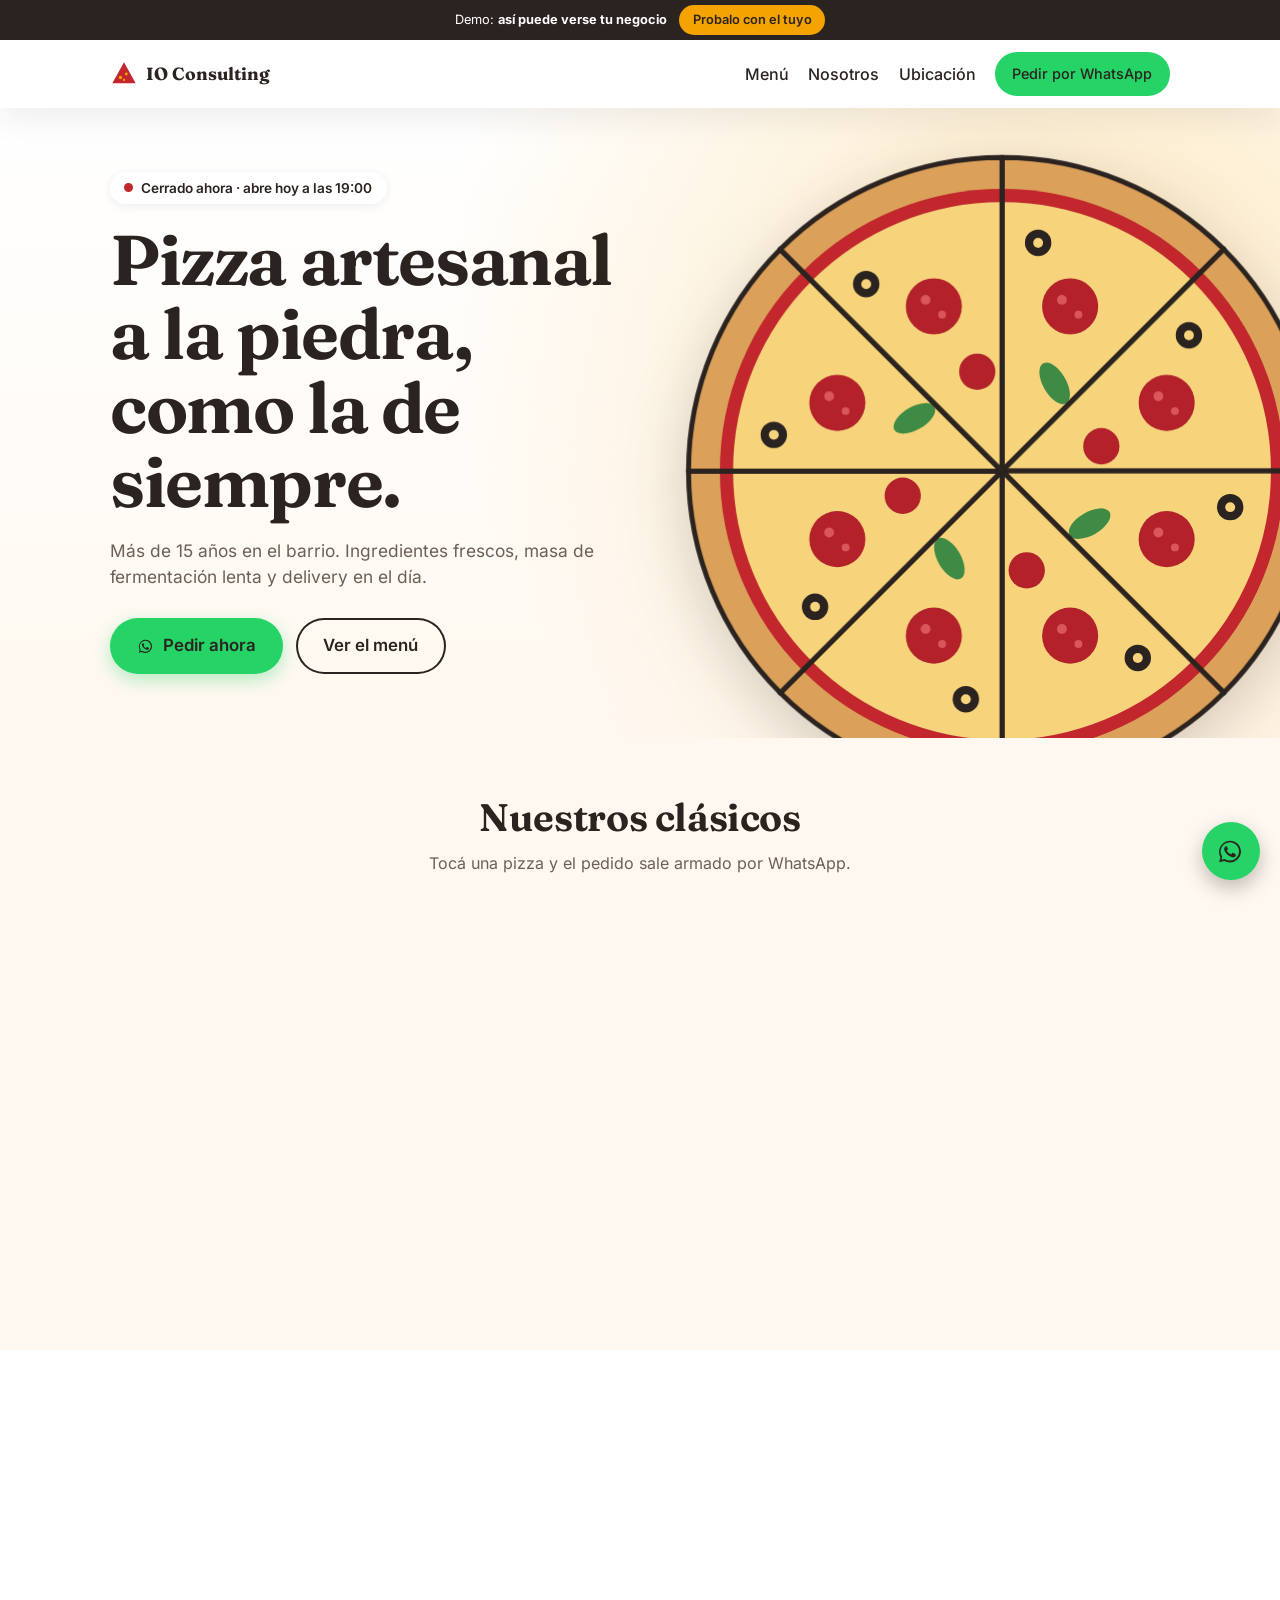
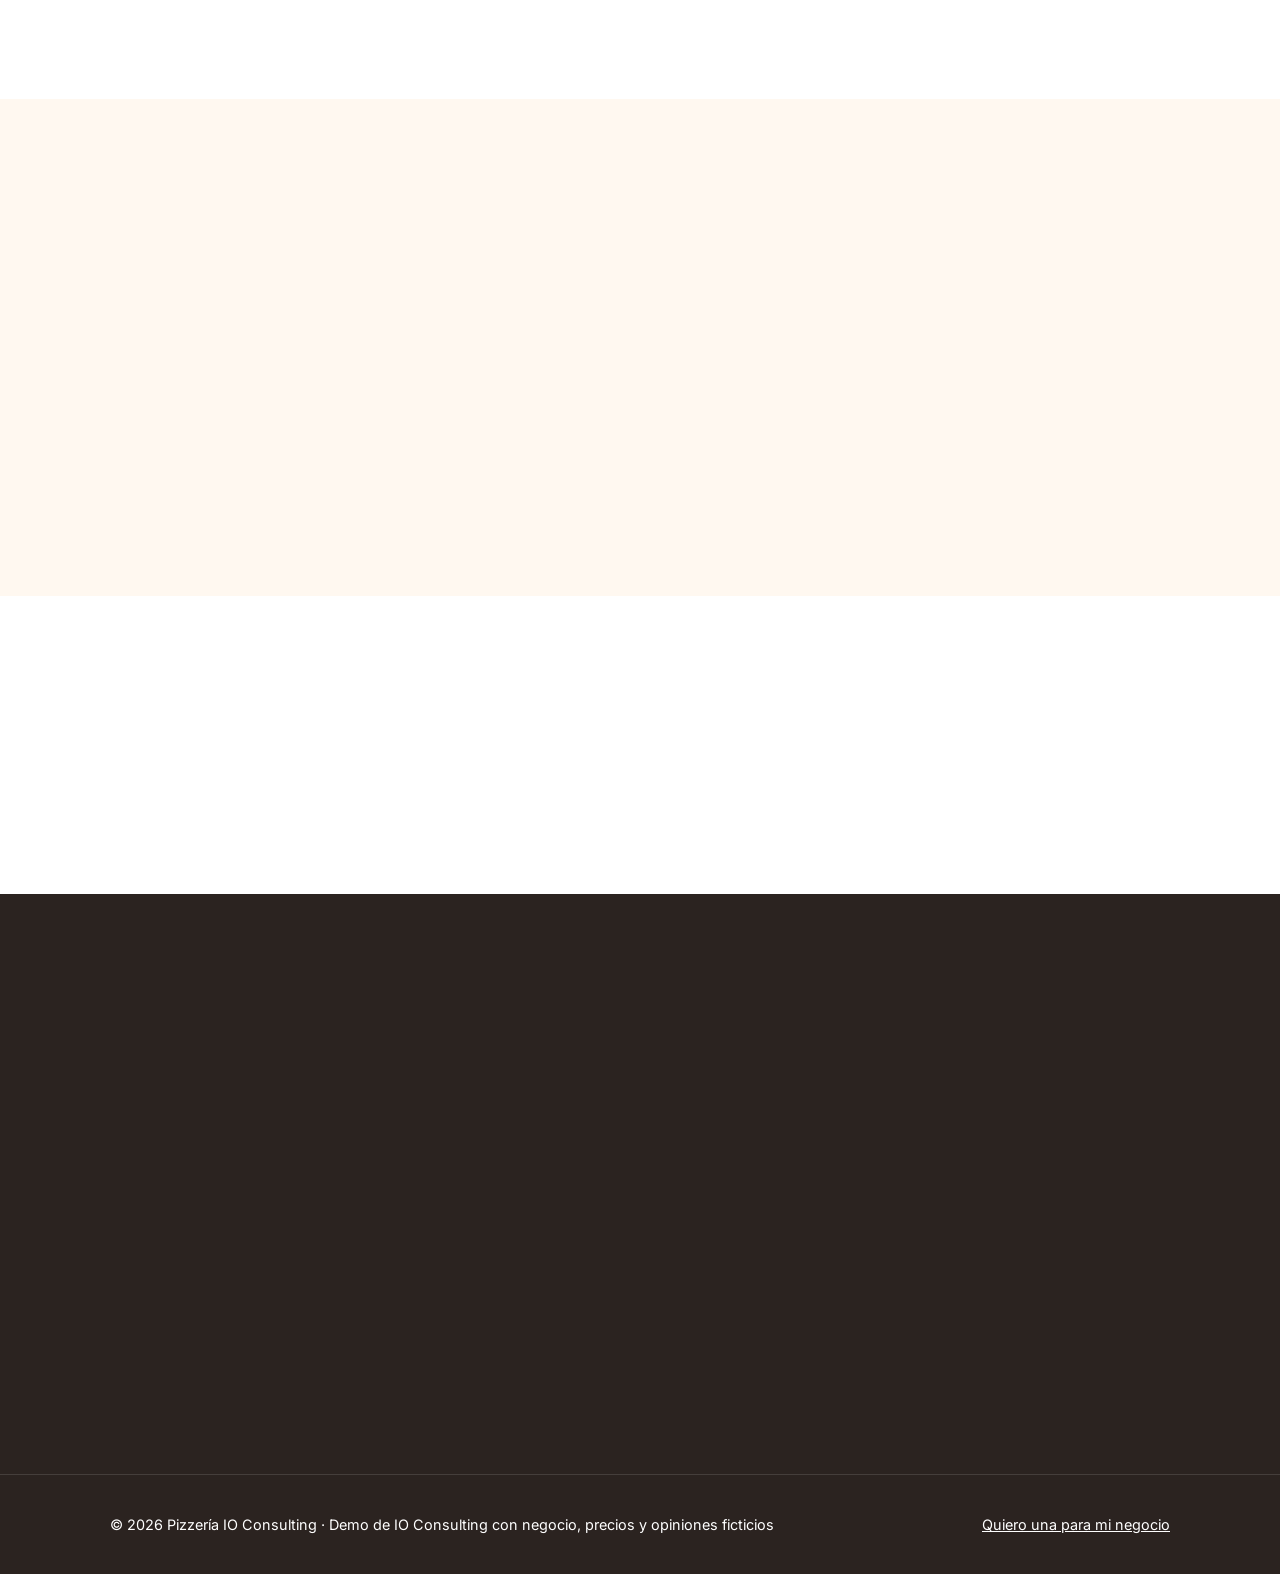
<file: index.html>
<!DOCTYPE html>
<html lang="es">
<head>
<meta charset="UTF-8">
<meta name="viewport" content="width=device-width, initial-scale=1.0">
<title>Pizzería IO Consulting — Pizzas artesanales a la piedra</title>
<meta name="description" content="Pizzería IO Consulting: pizzas artesanales a la piedra, delivery rápido y atención de barrio hace más de 15 años. Pedí por WhatsApp.">
<meta name="theme-color" content="#c1272d">
<meta name="robots" content="noindex">
<meta http-equiv="Content-Security-Policy" content="default-src 'self'; frame-src https://www.google.com; img-src 'self' data:; base-uri 'self'; form-action 'none'">
<link rel="canonical" href="https://ioconsultingarg.github.io/landing-comercio-demo/">

<meta property="og:type" content="website">
<meta property="og:title" content="Pizzería IO Consulting — Pizzas artesanales a la piedra">
<meta property="og:description" content="Pizzas artesanales a la piedra, delivery rápido y atención de barrio. Pedí por WhatsApp.">
<meta property="og:locale" content="es_AR">
<meta property="og:url" content="https://ioconsultingarg.github.io/landing-comercio-demo/">
<meta property="og:image" content="https://ioconsultingarg.github.io/landing-comercio-demo/img/og.png">
<meta property="og:image:width" content="1200">
<meta property="og:image:height" content="630">
<meta name="twitter:card" content="summary_large_image">
<meta name="twitter:image" content="https://ioconsultingarg.github.io/landing-comercio-demo/img/og.png">

<link rel="icon" href="favicon.svg" type="image/svg+xml">

<link rel="preload" href="fonts/fraunces-latin-wght.woff2" as="font" type="font/woff2" crossorigin>
<link rel="stylesheet" href="css/styles.css">
<script src="js/demo.js"></script>
<script src="js/main.js"></script>

<script type="application/ld+json">
{
  "@context": "https://schema.org",
  "@type": "Restaurant",
  "name": "Pizzería IO Consulting",
  "servesCuisine": "Pizza",
  "priceRange": "$$",
  "address": {
    "@type": "PostalAddress",
    "streetAddress": "Av. Ejemplo 1234",
    "addressLocality": "Buenos Aires",
    "addressRegion": "CABA",
    "addressCountry": "AR"
  },
  "openingHoursSpecification": [
    { "@type": "OpeningHoursSpecification", "dayOfWeek": ["Tuesday","Wednesday","Thursday","Sunday"], "opens": "19:00", "closes": "23:59" },
    { "@type": "OpeningHoursSpecification", "dayOfWeek": ["Friday","Saturday"], "opens": "19:00", "closes": "01:00" }
  ]
}
</script>
</head>
<body>

<a class="skip-link" href="#inicio">Saltar al contenido</a>

<header class="site-header">
  <div class="demo-bar">
    <div class="container demo-bar-inner">
      <p>Demo: <strong>así puede verse tu negocio</strong></p>
      <button type="button" class="demo-btn" id="demoToggle" aria-expanded="false" aria-controls="demoPanel">Probalo con el tuyo</button>
    </div>
    <div class="demo-panel" id="demoPanel" hidden>
      <div class="container demo-panel-inner">
        <label for="demoName">Nombre de tu negocio</label>
        <input class="demo-input" id="demoName" type="text" maxlength="40" autocomplete="off" placeholder="Ej.: La Esquina">
        <fieldset class="demo-rubros">
          <legend>Rubro</legend>
          <label><input type="radio" name="rubro" value="pizzeria" checked> Pizzería</label>
          <label><input type="radio" name="rubro" value="peluqueria"> Peluquería</label>
          <label><input type="radio" name="rubro" value="taller"> Taller</label>
          <label><input type="radio" name="rubro" value="consultorio"> Consultorio</label>
        </fieldset>
        <div class="demo-panel-actions">
          <a class="btn btn-whatsapp" data-wa="io" href="https://wa.me/?text=Hola%2C%20vi%20la%20demo%20de%20landing%20de%20IO%20Consulting%20y%20quiero%20una%20para%20mi%20negocio" target="_blank" rel="noopener">Quiero una así</a>
          <button type="button" class="demo-btn" id="demoCopy">Copiar link para compartir</button>
        </div>
        <p class="demo-note">Los textos, precios y opiniones de la demo son ficticios.</p>
      </div>
    </div>
  </div>
  <div class="container header-inner">
    <a href="#inicio" class="logo">
      <svg id="logoMark" width="28" height="28" viewBox="0 0 24 24" fill="none" aria-hidden="true"><path d="M12 2 L22 20 H2 Z" fill="#c1272d"/><circle cx="9" cy="15" r="1.4" fill="#f4a300"/><circle cx="14" cy="12" r="1.2" fill="#f4a300"/><circle cx="12" cy="17" r="1" fill="#f4a300"/></svg>
      <span class="logo-initial" id="logoInitial" aria-hidden="true" hidden></span><span data-t="brand">IO Consulting</span>
    </a>

    <button class="nav-toggle" id="navToggle" aria-label="Abrir menú de navegación" aria-expanded="false" aria-controls="navMenu">
      <span></span><span></span><span></span>
    </button>

    <nav id="navMenu" class="nav-menu">
      <a href="#menu" data-t="nav">Menú</a>
      <a href="#nosotros">Nosotros</a>
      <a href="#ubicacion">Ubicación</a>
      <a class="btn btn-whatsapp-small" data-t="ctaNav" data-wa="order" href="https://wa.me/?text=Hola%2C%20vi%20la%20demo%20de%20landing%20de%20IO%20Consulting%20y%20quiero%20una%20para%20mi%20negocio" target="_blank" rel="noopener">Pedir por WhatsApp</a>
    </nav>
  </div>
</header>

<main>

  <section id="inicio" class="hero">
    <div class="container hero-inner">
      <div class="hero-copy">
        <p class="status" id="status"><span class="status-dot" aria-hidden="true"></span><span id="statusText">Martes a domingo desde las 19:00</span></p>
        <h1 id="heroTitle" data-t="title">Pizza artesanal a la piedra, como la de siempre.</h1>
        <p class="hero-subtitle" data-t="sub">Más de 15 años en el barrio. Ingredientes frescos, masa de fermentación lenta y delivery en el día.</p>
        <div class="hero-actions">
          <a class="btn btn-whatsapp" id="heroCta" data-wa="order" href="https://wa.me/?text=Hola%2C%20vi%20la%20demo%20de%20landing%20de%20IO%20Consulting%20y%20quiero%20una%20para%20mi%20negocio" target="_blank" rel="noopener">
            <svg width="18" height="18" viewBox="0 0 24 24" fill="currentColor" aria-hidden="true"><path d="M17.6 6.3A8.9 8.9 0 0 0 3.6 17l-1.1 4 4.1-1a8.9 8.9 0 0 0 4.4 1.2h0A8.9 8.9 0 0 0 20 12.9a8.8 8.8 0 0 0-2.4-6.6ZM11 19.6a7.4 7.4 0 0 1-3.8-1l-.3-.2-2.5.6.6-2.4-.2-.3a7.4 7.4 0 1 1 13.7-3.9A7.4 7.4 0 0 1 11 19.6Zm4.1-5.5c-.2-.1-1.3-.6-1.5-.7s-.3-.1-.5.1-.6.7-.8.9-.3.2-.5.1a6 6 0 0 1-1.8-1.1 6.7 6.7 0 0 1-1.2-1.5c-.1-.2 0-.4.1-.5l.4-.4.2-.4v-.4c0-.1-.5-1.2-.7-1.6s-.4-.4-.5-.4h-.4a.9.9 0 0 0-.6.3 2.6 2.6 0 0 0-.8 1.9 4.5 4.5 0 0 0 1 2.5 10.3 10.3 0 0 0 4 3.5c.5.2 1 .4 1.3.5a3.1 3.1 0 0 0 1.4.1 2.3 2.3 0 0 0 1.5-1.1 1.9 1.9 0 0 0 .1-1.1c-.1-.1-.2-.2-.4-.3Z"/></svg>
            <span data-t="ctaHero">Pedir ahora</span>
          </a>
          <a class="btn btn-ghost" href="#menu" data-t="ctaSee">Ver el menú</a>
        </div>
      </div>
      <div class="hero-art" aria-hidden="true">
        <div class="art" data-art="pizzeria">
        <svg class="pizza" id="pizza" viewBox="0 0 400 400" focusable="false">
          <g class="pz-slice"><g class="pz-fill"><path d="M200 200 L200.0 10.0 A190 190 0 0 1 334.4 65.6 Z" fill="#dba15a"/><path d="M200 200 L200.0 29.0 A171 171 0 0 1 320.9 79.1 Z" fill="#c1272d"/><path d="M200 200 L200.0 37.0 A163 163 0 0 1 315.3 84.7 Z" fill="#f7d47c"/><circle cx="241.3" cy="100.2" r="17" fill="#b3212a"/><circle cx="236.3" cy="96.2" r="3" fill="#d9565c"/><circle cx="246.3" cy="105.2" r="2.4" fill="#d9565c"/><circle cx="221.9" cy="61.7" r="8" fill="#2b2320"/><circle cx="221.9" cy="61.7" r="3" fill="#f7d47c"/><ellipse cx="231.9" cy="146.9" rx="14" ry="7" fill="#3f8a45" transform="rotate(60 231.9 146.9)"/></g><path class="pz-line" pathLength="1" d="M200 200 L200.0 10.0 A190 190 0 0 1 334.4 65.6 Z"/></g>
          <g class="pz-slice"><g class="pz-fill"><path d="M200 200 L334.4 65.6 A190 190 0 0 1 390.0 200.0 Z" fill="#dba15a"/><path d="M200 200 L320.9 79.1 A171 171 0 0 1 371.0 200.0 Z" fill="#c1272d"/><path d="M200 200 L315.3 84.7 A163 163 0 0 1 363.0 200.0 Z" fill="#f7d47c"/><circle cx="299.8" cy="158.7" r="17" fill="#b3212a"/><circle cx="294.8" cy="154.7" r="3" fill="#d9565c"/><circle cx="304.8" cy="163.7" r="2.4" fill="#d9565c"/><circle cx="313.3" cy="117.7" r="8" fill="#2b2320"/><circle cx="313.3" cy="117.7" r="3" fill="#f7d47c"/><circle cx="260.2" cy="185.0" r="11" fill="#b3212a"/></g><path class="pz-line" pathLength="1" d="M200 200 L334.4 65.6 A190 190 0 0 1 390.0 200.0 Z"/></g>
          <g class="pz-slice"><g class="pz-fill"><path d="M200 200 L390.0 200.0 A190 190 0 0 1 334.4 334.4 Z" fill="#dba15a"/><path d="M200 200 L371.0 200.0 A171 171 0 0 1 320.9 320.9 Z" fill="#c1272d"/><path d="M200 200 L363.0 200.0 A163 163 0 0 1 315.3 315.3 Z" fill="#f7d47c"/><circle cx="299.8" cy="241.3" r="17" fill="#b3212a"/><circle cx="294.8" cy="237.3" r="3" fill="#d9565c"/><circle cx="304.8" cy="246.3" r="2.4" fill="#d9565c"/><circle cx="338.3" cy="221.9" r="8" fill="#2b2320"/><circle cx="338.3" cy="221.9" r="3" fill="#f7d47c"/><ellipse cx="253.1" cy="231.9" rx="14" ry="7" fill="#3f8a45" transform="rotate(150 253.1 231.9)"/></g><path class="pz-line" pathLength="1" d="M200 200 L390.0 200.0 A190 190 0 0 1 334.4 334.4 Z"/></g>
          <g class="pz-slice"><g class="pz-fill"><path d="M200 200 L334.4 334.4 A190 190 0 0 1 200.0 390.0 Z" fill="#dba15a"/><path d="M200 200 L320.9 320.9 A171 171 0 0 1 200.0 371.0 Z" fill="#c1272d"/><path d="M200 200 L315.3 315.3 A163 163 0 0 1 200.0 363.0 Z" fill="#f7d47c"/><circle cx="241.3" cy="299.8" r="17" fill="#b3212a"/><circle cx="236.3" cy="295.8" r="3" fill="#d9565c"/><circle cx="246.3" cy="304.8" r="2.4" fill="#d9565c"/><circle cx="282.3" cy="313.3" r="8" fill="#2b2320"/><circle cx="282.3" cy="313.3" r="3" fill="#f7d47c"/><circle cx="215.0" cy="260.2" r="11" fill="#b3212a"/></g><path class="pz-line" pathLength="1" d="M200 200 L334.4 334.4 A190 190 0 0 1 200.0 390.0 Z"/></g>
          <g class="pz-slice"><g class="pz-fill"><path d="M200 200 L200.0 390.0 A190 190 0 0 1 65.6 334.4 Z" fill="#dba15a"/><path d="M200 200 L200.0 371.0 A171 171 0 0 1 79.1 320.9 Z" fill="#c1272d"/><path d="M200 200 L200.0 363.0 A163 163 0 0 1 84.7 315.3 Z" fill="#f7d47c"/><circle cx="158.7" cy="299.8" r="17" fill="#b3212a"/><circle cx="153.7" cy="295.8" r="3" fill="#d9565c"/><circle cx="163.7" cy="304.8" r="2.4" fill="#d9565c"/><circle cx="178.1" cy="338.3" r="8" fill="#2b2320"/><circle cx="178.1" cy="338.3" r="3" fill="#f7d47c"/><ellipse cx="168.1" cy="253.1" rx="14" ry="7" fill="#3f8a45" transform="rotate(240 168.1 253.1)"/></g><path class="pz-line" pathLength="1" d="M200 200 L200.0 390.0 A190 190 0 0 1 65.6 334.4 Z"/></g>
          <g class="pz-slice"><g class="pz-fill"><path d="M200 200 L65.6 334.4 A190 190 0 0 1 10.0 200.0 Z" fill="#dba15a"/><path d="M200 200 L79.1 320.9 A171 171 0 0 1 29.0 200.0 Z" fill="#c1272d"/><path d="M200 200 L84.7 315.3 A163 163 0 0 1 37.0 200.0 Z" fill="#f7d47c"/><circle cx="100.2" cy="241.3" r="17" fill="#b3212a"/><circle cx="95.2" cy="237.3" r="3" fill="#d9565c"/><circle cx="105.2" cy="246.3" r="2.4" fill="#d9565c"/><circle cx="86.7" cy="282.3" r="8" fill="#2b2320"/><circle cx="86.7" cy="282.3" r="3" fill="#f7d47c"/><circle cx="139.8" cy="215.0" r="11" fill="#b3212a"/></g><path class="pz-line" pathLength="1" d="M200 200 L65.6 334.4 A190 190 0 0 1 10.0 200.0 Z"/></g>
          <g class="pz-slice pz-out"><g class="pz-fill"><path d="M200 200 L10.0 200.0 A190 190 0 0 1 65.6 65.6 Z" fill="#dba15a"/><path d="M200 200 L29.0 200.0 A171 171 0 0 1 79.1 79.1 Z" fill="#c1272d"/><path d="M200 200 L37.0 200.0 A163 163 0 0 1 84.7 84.7 Z" fill="#f7d47c"/><circle cx="100.2" cy="158.7" r="17" fill="#b3212a"/><circle cx="95.2" cy="154.7" r="3" fill="#d9565c"/><circle cx="105.2" cy="163.7" r="2.4" fill="#d9565c"/><circle cx="61.7" cy="178.1" r="8" fill="#2b2320"/><circle cx="61.7" cy="178.1" r="3" fill="#f7d47c"/><ellipse cx="146.9" cy="168.1" rx="14" ry="7" fill="#3f8a45" transform="rotate(330 146.9 168.1)"/></g><path class="pz-line" pathLength="1" d="M200 200 L10.0 200.0 A190 190 0 0 1 65.6 65.6 Z"/></g>
          <g class="pz-slice"><g class="pz-fill"><path d="M200 200 L65.6 65.6 A190 190 0 0 1 200.0 10.0 Z" fill="#dba15a"/><path d="M200 200 L79.1 79.1 A171 171 0 0 1 200.0 29.0 Z" fill="#c1272d"/><path d="M200 200 L84.7 84.7 A163 163 0 0 1 200.0 37.0 Z" fill="#f7d47c"/><circle cx="158.7" cy="100.2" r="17" fill="#b3212a"/><circle cx="153.7" cy="96.2" r="3" fill="#d9565c"/><circle cx="163.7" cy="105.2" r="2.4" fill="#d9565c"/><circle cx="117.7" cy="86.7" r="8" fill="#2b2320"/><circle cx="117.7" cy="86.7" r="3" fill="#f7d47c"/><circle cx="185.0" cy="139.8" r="11" fill="#b3212a"/></g><path class="pz-line" pathLength="1" d="M200 200 L65.6 65.6 A190 190 0 0 1 200.0 10.0 Z"/></g>
        </svg>
        </div>
        <div class="art" data-art="peluqueria" hidden>
        <svg class="rubro-art" viewBox="0 0 400 400" focusable="false">
          <circle class="ra-plate" cx="200" cy="200" r="188"/>
          <g transform="translate(68 68) scale(11)"><circle class="ra-line" pathLength="1" cx="6" cy="6" r="3"/><circle class="ra-line" pathLength="1" cx="6" cy="18" r="3"/><path class="ra-line" pathLength="1" d="M8.2 8.2 20 20"/><path class="ra-line" pathLength="1" d="M8.2 15.8 20 4"/></g>
        </svg>
        </div>
        <div class="art" data-art="taller" hidden>
        <svg class="rubro-art" viewBox="0 0 400 400" focusable="false">
          <circle class="ra-plate" cx="200" cy="200" r="188"/>
          <g transform="translate(68 68) scale(11)"><circle class="ra-line" pathLength="1" cx="12" cy="12" r="6.8"/><circle class="ra-line" pathLength="1" cx="12" cy="12" r="3"/><path class="ra-line" pathLength="1" d="M12.00 5.20 L12.00 2.40"/><path class="ra-line" pathLength="1" d="M16.81 7.19 L18.79 5.21"/><path class="ra-line" pathLength="1" d="M18.80 12.00 L21.60 12.00"/><path class="ra-line" pathLength="1" d="M16.81 16.81 L18.79 18.79"/><path class="ra-line" pathLength="1" d="M12.00 18.80 L12.00 21.60"/><path class="ra-line" pathLength="1" d="M7.19 16.81 L5.21 18.79"/><path class="ra-line" pathLength="1" d="M5.20 12.00 L2.40 12.00"/><path class="ra-line" pathLength="1" d="M7.19 7.19 L5.21 5.21"/></g>
        </svg>
        </div>
        <div class="art" data-art="consultorio" hidden>
        <svg class="rubro-art" viewBox="0 0 400 400" focusable="false">
          <circle class="ra-plate" cx="200" cy="200" r="188"/>
          <g transform="translate(68 68) scale(11)"><path class="ra-line" pathLength="1" d="M9 3h6v6h6v6h-6v6H9v-6H3V9h6Z"/></g>
        </svg>
        </div>
      </div>
    </div>
  </section>

  <section id="menu" class="section">
    <div class="container">
      <h2 class="section-title reveal" data-t="itemsTitle">Nuestros clásicos</h2>
      <p class="section-subtitle reveal" data-t="itemsSub">Tocá una pizza y el pedido sale armado por WhatsApp.</p>
      <ul class="carta" id="carta">
        <li class="carta-item reveal">
          <h3 class="carta-name">Muzzarella</h3>
          <span class="carta-dots" aria-hidden="true"></span>
          <span class="carta-price">$6.500</span>
          <p class="carta-desc">Salsa de tomate casera, muzzarella y aceitunas.</p>
          <a class="carta-link" href="https://wa.me/?text=Hola%2C%20quiero%20pedir%20una%20Muzzarella%20%28pedido%20de%20prueba%20desde%20la%20demo%20de%20IO%20Consulting%29" target="_blank" rel="noopener" aria-label="Pedir Muzzarella por WhatsApp">Pedir <span aria-hidden="true">→</span></a>
        </li>
        <li class="carta-item reveal">
          <h3 class="carta-name">Napolitana</h3>
          <span class="carta-dots" aria-hidden="true"></span>
          <span class="carta-price">$7.200</span>
          <p class="carta-desc">Muzzarella, tomate en rodajas, ajo y orégano.</p>
          <a class="carta-link" href="https://wa.me/?text=Hola%2C%20quiero%20pedir%20una%20Napolitana%20%28pedido%20de%20prueba%20desde%20la%20demo%20de%20IO%20Consulting%29" target="_blank" rel="noopener" aria-label="Pedir Napolitana por WhatsApp">Pedir <span aria-hidden="true">→</span></a>
        </li>
        <li class="carta-item reveal">
          <h3 class="carta-name">Fugazzeta rellena <span class="badge">La más pedida</span></h3>
          <span class="carta-dots" aria-hidden="true"></span>
          <span class="carta-price">$8.900</span>
          <p class="carta-desc">Doble masa, muzzarella y cebolla a la parrilla.</p>
          <a class="carta-link" href="https://wa.me/?text=Hola%2C%20quiero%20pedir%20una%20Fugazzeta%20rellena%20%28pedido%20de%20prueba%20desde%20la%20demo%20de%20IO%20Consulting%29" target="_blank" rel="noopener" aria-label="Pedir Fugazzeta rellena por WhatsApp">Pedir <span aria-hidden="true">→</span></a>
        </li>
        <li class="carta-item reveal">
          <h3 class="carta-name">Calabresa</h3>
          <span class="carta-dots" aria-hidden="true"></span>
          <span class="carta-price">$8.200</span>
          <p class="carta-desc">Muzzarella, longaniza calabresa y morrones.</p>
          <a class="carta-link" href="https://wa.me/?text=Hola%2C%20quiero%20pedir%20una%20Calabresa%20%28pedido%20de%20prueba%20desde%20la%20demo%20de%20IO%20Consulting%29" target="_blank" rel="noopener" aria-label="Pedir Calabresa por WhatsApp">Pedir <span aria-hidden="true">→</span></a>
        </li>
      </ul>
    </div>
  </section>

  <section id="nosotros" class="section section-alt">
    <div class="container">
      <h2 class="section-title reveal">Por qué elegirnos</h2>
      <div class="features-grid">
        <div class="feature reveal">
          <div class="feature-icon" aria-hidden="true">
            <svg width="26" height="26" viewBox="0 0 24 24" fill="none" stroke="currentColor" stroke-width="2"><path d="M5 19C5 10 10 5 20 4c0 10-5 15-15 15Z"/><path d="M5 19 13 11"/></svg>
          </div>
          <h3 data-t="f0t">Ingredientes frescos</h3>
          <p data-t="f0d">Compramos todos los días en el mercado del barrio. Nada de congelados.</p>
        </div>
        <div class="feature reveal">
          <div class="feature-icon" aria-hidden="true">
            <svg width="26" height="26" viewBox="0 0 24 24" fill="none" stroke="currentColor" stroke-width="2"><circle cx="12" cy="12" r="10"/><path d="M12 6v6l4 2"/></svg>
          </div>
          <h3 data-t="f1t">Delivery rápido</h3>
          <p data-t="f1d">Entrega propia en menos de 40 minutos dentro del barrio.</p>
        </div>
        <div class="feature reveal">
          <div class="feature-icon" aria-hidden="true">
            <svg width="26" height="26" viewBox="0 0 24 24" fill="none" stroke="currentColor" stroke-width="2"><path d="M20 21v-2a4 4 0 0 0-4-4H8a4 4 0 0 0-4 4v2"/><circle cx="12" cy="7" r="4"/></svg>
          </div>
          <h3 data-t="f2t">15 años en el barrio</h3>
          <p data-t="f2d">Atendemos a las mismas familias desde 2011. Somos parte del barrio.</p>
        </div>
      </div>
    </div>
  </section>

  <section id="ubicacion" class="section">
    <div class="container ubicacion-grid">
      <div class="reveal">
        <h2 class="section-title">Horarios y ubicación</h2>
        <ul class="horarios-list" id="horarios">
          <li><strong>Martes a jueves y domingos:</strong> 19:00 a 00:00</li>
          <li><strong>Viernes y sábados:</strong> 19:00 a 01:00</li>
          <li><strong>Lunes:</strong> cerrado</li>
        </ul>
        <p class="direccion">📍 Av. Ejemplo 1234, Buenos Aires (dirección ficticia)</p>
        <a class="btn btn-whatsapp" href="https://wa.me/?text=Hola%2C%20vi%20la%20demo%20de%20landing%20de%20IO%20Consulting%20y%20quiero%20una%20para%20mi%20negocio" target="_blank" rel="noopener" data-t="ctaLoc" data-wa="order">Hacer un pedido</a>
      </div>
      <div class="map-wrapper reveal">
        <iframe
          title="Mapa de ejemplo (ubicación ficticia)"
          src="https://www.google.com/maps?q=Obelisco,+Buenos+Aires&output=embed"
          loading="lazy"
          referrerpolicy="no-referrer-when-downgrade">
        </iframe>
      </div>
    </div>
  </section>

  <section class="section section-alt">
    <div class="container">
      <h2 class="section-title reveal">Lo que dicen nuestros clientes</h2>
      <div class="testimonios-grid">
        <blockquote class="testimonio reveal">
          <p data-t="q0">"La fugazzeta rellena es un golazo. Pedimos casi todos los viernes."</p>
          <cite data-t="a0">— Marina, vecina del barrio</cite>
        </blockquote>
        <blockquote class="testimonio reveal">
          <p data-t="q1">"Llega siempre caliente y en horario. Se nota que la hacen al momento."</p>
          <cite data-t="a1">— Ezequiel, cliente habitué</cite>
        </blockquote>
      </div>
    </div>
  </section>

  <section id="para-tu-negocio" class="section owner">
    <div class="container owner-inner">
      <p class="owner-kicker reveal">Si tenés un negocio</p>
      <h2 class="section-title reveal" data-t="ownerTitle">Esto, para tu negocio.</h2>
      <p class="owner-lead reveal">Lo que acabás de recorrer es una demo de IO Consulting. La armamos con tu marca, tus precios y tu WhatsApp, para que tus clientes te encuentren y te escriban en un toque.</p>
      <ol class="owner-steps">
        <li class="reveal"><strong>Reunión inicial sin costo</strong><span>Nos contás cómo trabajás hoy y qué querés resolver.</span></li>
        <li class="reveal"><strong>Propuesta a tu medida</strong><span>Con alcance, tiempos y presupuesto claros, según tu negocio.</span></li>
        <li class="reveal"><strong>Implementación y seguimiento</strong><span>La publicamos y te acompañamos después de salir.</span></li>
      </ol>
      <a class="btn btn-whatsapp reveal" data-wa="io" href="https://wa.me/?text=Hola%2C%20vi%20la%20demo%20de%20landing%20de%20IO%20Consulting%20y%20quiero%20una%20para%20mi%20negocio" target="_blank" rel="noopener">
        <svg width="18" height="18" viewBox="0 0 24 24" fill="currentColor" aria-hidden="true"><path d="M17.6 6.3A8.9 8.9 0 0 0 3.6 17l-1.1 4 4.1-1a8.9 8.9 0 0 0 4.4 1.2h0A8.9 8.9 0 0 0 20 12.9a8.8 8.8 0 0 0-2.4-6.6ZM11 19.6a7.4 7.4 0 0 1-3.8-1l-.3-.2-2.5.6.6-2.4-.2-.3a7.4 7.4 0 1 1 13.7-3.9A7.4 7.4 0 0 1 11 19.6Zm4.1-5.5c-.2-.1-1.3-.6-1.5-.7s-.3-.1-.5.1-.6.7-.8.9-.3.2-.5.1a6 6 0 0 1-1.8-1.1 6.7 6.7 0 0 1-1.2-1.5c-.1-.2 0-.4.1-.5l.4-.4.2-.4v-.4c0-.1-.5-1.2-.7-1.6s-.4-.4-.5-.4h-.4a.9.9 0 0 0-.6.3 2.6 2.6 0 0 0-.8 1.9 4.5 4.5 0 0 0 1 2.5 10.3 10.3 0 0 0 4 3.5c.5.2 1 .4 1.3.5a3.1 3.1 0 0 0 1.4.1 2.3 2.3 0 0 0 1.5-1.1 1.9 1.9 0 0 0 .1-1.1c-.1-.1-.2-.2-.4-.3Z"/></svg>
        Quiero una para mi negocio
      </a>
    </div>
  </section>

</main>

<footer class="site-footer">
  <div class="container footer-inner">
    <p>© <span id="year"></span> <span data-t="brandFull">Pizzería IO Consulting</span> · Demo de IO Consulting con negocio, precios y opiniones ficticios</p>
    <a data-wa="io" href="https://wa.me/?text=Hola%2C%20vi%20la%20demo%20de%20landing%20de%20IO%20Consulting%20y%20quiero%20una%20para%20mi%20negocio" target="_blank" rel="noopener">Quiero una para mi negocio</a>
  </div>
</footer>

<a class="whatsapp-float" data-wa="order" href="https://wa.me/?text=Hola%2C%20vi%20la%20demo%20de%20landing%20de%20IO%20Consulting%20y%20quiero%20una%20para%20mi%20negocio" target="_blank" rel="noopener" aria-label="Pedir por WhatsApp">
  <svg width="30" height="30" viewBox="0 0 24 24" fill="currentColor" aria-hidden="true"><path d="M17.6 6.3A8.9 8.9 0 0 0 3.6 17l-1.1 4 4.1-1a8.9 8.9 0 0 0 4.4 1.2h0A8.9 8.9 0 0 0 20 12.9a8.8 8.8 0 0 0-2.4-6.6ZM11 19.6a7.4 7.4 0 0 1-3.8-1l-.3-.2-2.5.6.6-2.4-.2-.3a7.4 7.4 0 1 1 13.7-3.9A7.4 7.4 0 0 1 11 19.6Zm4.1-5.5c-.2-.1-1.3-.6-1.5-.7s-.3-.1-.5.1-.6.7-.8.9-.3.2-.5.1a6 6 0 0 1-1.8-1.1 6.7 6.7 0 0 1-1.2-1.5c-.1-.2 0-.4.1-.5l.4-.4.2-.4v-.4c0-.1-.5-1.2-.7-1.6s-.4-.4-.5-.4h-.4a.9.9 0 0 0-.6.3 2.6 2.6 0 0 0-.8 1.9 4.5 4.5 0 0 0 1 2.5 10.3 10.3 0 0 0 4 3.5c.5.2 1 .4 1.3.5a3.1 3.1 0 0 0 1.4.1 2.3 2.3 0 0 0 1.5-1.1 1.9 1.9 0 0 0 .1-1.1c-.1-.1-.2-.2-.4-.3Z"/></svg>
</a>

</body>
</html>
</file>
<file: css/styles.css>
/* ============================================
   Variables de tema — cambiar esto alcanza para
   adaptar la landing a otro rubro (peluquería,
   consultorio, taller, etc.)
   ============================================ */
@font-face {
  font-family: 'Fraunces';
  src: url('../fonts/fraunces-latin-wght.woff2') format('woff2');
  font-weight: 100 900;
  font-display: swap;
}
@font-face {
  font-family: 'Inter';
  src: url('../fonts/inter-latin-wght.woff2') format('woff2');
  font-weight: 100 900;
  font-display: swap;
}

:root {
  --color-primary: #c1272d;
  --color-primary-dark: #8f1a1f;
  --color-secondary: #f4a300;
  --color-whatsapp: #25d366;
  --color-bg: #fff8f0;
  --color-bg-alt: #ffffff;
  --color-text: #2b2320;
  --color-text-light: #6b6058;
  --font-heading: 'Fraunces', Georgia, serif;
  --font-body: 'Inter', system-ui, sans-serif;
  --radius: 14px;
  --shadow: 0 10px 30px rgba(43, 35, 32, 0.08);
  --max-width: 1100px;
}

* { box-sizing: border-box; }
html { scroll-behavior: smooth; }

body {
  margin: 0;
  font-family: var(--font-body);
  color: var(--color-text);
  background: var(--color-bg);
  line-height: 1.5;
}

h1, h2, h3 { font-family: var(--font-heading); font-weight: 650; letter-spacing: -0.01em; line-height: 1.2; margin: 0 0 0.5em; }

.container {
  max-width: var(--max-width);
  margin: 0 auto;
  padding: 0 1.25rem;
}

a { color: inherit; }

.skip-link {
  position: absolute;
  left: -999px;
  top: 0;
  z-index: 100;
  background: var(--color-text);
  color: white;
  padding: 0.6rem 1rem;
}
.skip-link:focus { left: 0; }

/* Temas por rubro (los activa demo.js con data-rubro en <html>) */
[data-rubro="peluqueria"] { --color-primary: #8a2c5f; --color-primary-dark: #641d44; --color-secondary: #f2b8c6; --color-bg: #fdf6f8; }
[data-rubro="taller"] { --color-primary: #1f4e79; --color-primary-dark: #163a5a; --color-secondary: #f4a300; --color-bg: #f4f7fa; }
[data-rubro="consultorio"] { --color-primary: #0f766e; --color-primary-dark: #0b5a54; --color-secondary: #a7e3d6; --color-bg: #f2faf8; }

section[id] { scroll-margin-top: 44px; }

/* ---------- Barra de demo ---------- */
.demo-bar { background: var(--color-text); color: white; font-size: 0.8rem; }
.demo-bar-inner { display: flex; align-items: center; justify-content: center; gap: 0.75rem; min-height: 40px; padding-top: 0.3rem; padding-bottom: 0.3rem; }
.demo-bar p { margin: 0; }
.demo-btn {
  display: none;
  padding: 0.35rem 0.85rem;
  border: 0;
  border-radius: 999px;
  background: var(--color-secondary);
  color: var(--color-text);
  font: inherit;
  font-weight: 600;
  white-space: nowrap;
  cursor: pointer;
}
.js .demo-btn { display: inline-block; }
.demo-panel { background: #3a302c; padding: 1rem 0 1.2rem; font-size: 0.9rem; }
.demo-panel[hidden], .demo-btn[hidden], .art[hidden], .logo-initial[hidden] { display: none; }
.demo-panel-inner { display: grid; gap: 0.7rem; max-width: 640px; }
.demo-panel label, .demo-panel legend { font-weight: 600; }
.demo-input { width: 100%; padding: 0.6rem 0.8rem; border: 0; border-radius: 10px; font: inherit; font-size: 1rem; }
.demo-rubros { display: flex; flex-wrap: wrap; gap: 0.5rem; margin: 0; padding: 0; border: 0; }
.demo-rubros legend { width: 100%; margin-bottom: 0.5rem; padding: 0; }
.demo-rubros label {
  display: inline-flex;
  align-items: center;
  gap: 0.35rem;
  min-height: 40px;
  padding: 0 0.85rem;
  border-radius: 999px;
  background: rgba(255, 255, 255, 0.12);
  font-weight: 500;
  cursor: pointer;
}
.demo-rubros input { accent-color: var(--color-secondary); }
.demo-panel-actions { display: flex; flex-wrap: wrap; align-items: center; gap: 0.6rem; margin-top: 0.3rem; }
.demo-note { margin: 0; color: rgba(255, 255, 255, 0.7); font-size: 0.8rem; }

.logo-initial {
  display: inline-flex;
  align-items: center;
  justify-content: center;
  width: 30px;
  height: 30px;
  border-radius: 50%;
  background: var(--color-primary);
  color: white;
  font-size: 1rem;
}

/* ---------- Header ---------- */
.site-header {
  position: sticky;
  top: 0;
  z-index: 50;
  background: var(--color-bg-alt);
  box-shadow: var(--shadow);
}

.header-inner {
  display: flex;
  align-items: center;
  justify-content: space-between;
  height: 68px;
}

.logo {
  display: flex;
  align-items: center;
  gap: 0.5rem;
  font-family: var(--font-heading);
  font-weight: 700;
  font-size: 1.1rem;
  text-decoration: none;
  color: var(--color-text);
}

.nav-toggle {
  display: flex;
  flex-direction: column;
  justify-content: center;
  gap: 5px;
  align-items: stretch;
  width: 44px;
  height: 44px;
  padding: 0 5px;
  background: none;
  border: none;
  cursor: pointer;
}
.nav-toggle span {
  display: block;
  height: 2px;
  background: var(--color-text);
  border-radius: 2px;
}

.nav-menu {
  position: absolute;
  top: 100%;
  left: 0;
  right: 0;
  background: var(--color-bg-alt);
  display: flex;
  flex-direction: column;
  align-items: flex-start;
  padding: 0 1.25rem;
  gap: 0.4rem;
  box-shadow: var(--shadow);
  max-height: 0;
  overflow: hidden;
  visibility: hidden;
  transition: max-height 0.25s ease, visibility 0.25s;
}
.nav-menu.open { max-height: 300px; padding: 0.6rem 1.25rem 1.25rem; visibility: visible; }

.nav-menu a { display: inline-flex; align-items: center; min-height: 44px; text-decoration: none; font-weight: 500; }

.btn {
  display: inline-flex;
  align-items: center;
  gap: 0.5rem;
  padding: 0.75rem 1.4rem;
  border-radius: 999px;
  font-weight: 600;
  text-decoration: none;
  border: none;
  cursor: pointer;
  transition: transform 0.15s ease, box-shadow 0.15s ease;
}
.btn:hover { transform: translateY(-2px); }

.btn-primary { background: var(--color-primary); color: white; }
.btn-primary:hover { background: var(--color-primary-dark); }

.btn-whatsapp, .btn-whatsapp-small { background: var(--color-whatsapp); color: var(--color-text); }
.btn-whatsapp-small { padding: 0.55rem 1.1rem; font-size: 0.9rem; align-self: flex-start; }

/* Brillo que cruza el botón de WhatsApp al pasar o enfocar */
.btn-whatsapp { position: relative; overflow: hidden; box-shadow: 0 6px 18px rgba(37, 211, 102, 0.35); }
.btn-whatsapp::after {
  content: "";
  position: absolute;
  inset: 0;
  background: linear-gradient(110deg, transparent 35%, rgba(255, 255, 255, 0.55) 50%, transparent 65%);
  transform: translateX(-120%);
}
.btn-whatsapp:hover::after, .btn-whatsapp:focus-visible::after { transform: translateX(120%); transition: transform 0.6s ease; }
.btn-whatsapp svg { transition: transform 0.3s ease; }
.btn-whatsapp:hover svg { transform: rotate(-12deg) scale(1.15); }

.btn-ghost { background: transparent; color: var(--color-text); box-shadow: inset 0 0 0 2px var(--color-text); }
.btn-ghost:hover { background: var(--color-text); color: white; }

/* ---------- Hero ---------- */
.hero {
  position: relative;
  overflow: hidden;
  background: radial-gradient(circle at 85% 30%, rgba(244,163,0,0.22), transparent 55%),
              linear-gradient(180deg, var(--color-bg-alt), var(--color-bg));
  padding: 3rem 0 0;
  text-align: center;
}
.hero-inner { display: grid; gap: 2.5rem; }
.hero h1 {
  font-size: clamp(2.4rem, 10vw, 4.4rem);
  letter-spacing: -0.02em;
  line-height: 1.05;
  max-width: 13ch;
  margin: 0 auto;
}
.hero h1 .w { display: inline-block; }
.hero-subtitle {
  color: var(--color-text-light);
  max-width: 44ch;
  margin: 1.2rem auto 1.8rem;
  font-size: 1.08rem;
}
.hero-actions { display: flex; gap: 0.8rem; justify-content: center; flex-wrap: wrap; }
.hero .btn { padding: 0.95rem 1.7rem; font-size: 1.05rem; }

.status {
  display: inline-flex;
  align-items: center;
  gap: 0.5rem;
  margin: 0 0 1.2rem;
  padding: 0.35rem 0.9rem;
  border-radius: 999px;
  background: var(--color-bg-alt);
  box-shadow: 0 2px 10px rgba(43, 35, 32, 0.08);
  font-size: 0.85rem;
  font-weight: 600;
}
.status-dot { width: 9px; height: 9px; border-radius: 50%; background: #a39a92; }
.status.is-open .status-dot { background: #1f9d55; box-shadow: 0 0 0 4px rgba(31, 157, 85, 0.18); }
.status.is-closed .status-dot { background: var(--color-primary); }

/* Pizza ilustrada: se dibuja, se rellena y gira con el scroll (--pz-rot lo setea main.js) */
.hero-art {
  width: min(88vw, 400px);
  margin: 0 auto calc(min(88vw, 400px) * -0.36);
  filter: drop-shadow(0 18px 30px rgba(43, 35, 32, 0.2));
}
.pizza { display: block; width: 100%; height: auto; overflow: visible; transform: rotate(var(--pz-rot, 0deg)); }
.pz-slice { transition: transform 0.55s cubic-bezier(0.34, 1.56, 0.64, 1); }
.pz-slice:nth-child(1) { --i: 0; }
.pz-slice:nth-child(2) { --i: 1; }
.pz-slice:nth-child(3) { --i: 2; }
.pz-slice:nth-child(4) { --i: 3; }
.pz-slice:nth-child(5) { --i: 4; }
.pz-slice:nth-child(6) { --i: 5; }
.pz-slice:nth-child(7) { --i: 6; }
.pz-slice:nth-child(8) { --i: 7; }
.pz-line {
  fill: none;
  stroke: var(--color-text);
  stroke-width: 3;
  stroke-linejoin: round;
  stroke-dasharray: 1;
  stroke-dashoffset: 1;
  animation: pz-draw 0.8s ease forwards;
  animation-delay: calc(var(--i) * 70ms);
}
.pz-fill { opacity: 0; animation: pz-fill 0.5s ease forwards; animation-delay: calc(700ms + var(--i) * 60ms); }
@keyframes pz-draw { to { stroke-dashoffset: 0; } }
@keyframes pz-fill { to { opacity: 1; } }
.pizza.is-served .pz-out { transform: translate(-15px, -6px); }
.pizza.is-hot .pz-out { transform: translate(-31px, -13px); }

/* Ilustraciones de los otros rubros (se dibujan al mostrarse); van enteras, sin recorte */
.hero-art.is-icon { width: min(64vw, 280px); margin-bottom: 3rem; }
.rubro-art { display: block; width: 100%; height: auto; }
.ra-plate { fill: var(--color-bg-alt); stroke: var(--color-primary); stroke-width: 6; }
.ra-line {
  fill: none;
  stroke: var(--color-primary);
  stroke-width: 1.3;
  stroke-linecap: round;
  stroke-linejoin: round;
  stroke-dasharray: 1;
  stroke-dashoffset: 1;
  animation: pz-draw 1s ease 0.15s forwards;
}

/* ---------- Sections ---------- */
.section { padding: 3.5rem 0; }
.section-alt { background: var(--color-bg-alt); }
.section-title { text-align: center; font-size: clamp(1.8rem, 5vw, 2.4rem); }
.section-subtitle { text-align: center; color: var(--color-text-light); margin-top: -0.5rem; margin-bottom: 2rem; }

/* ---------- Carta ---------- */
.carta { list-style: none; max-width: 760px; margin: 0 auto; padding: 0; }
.carta-item {
  position: relative;
  display: grid;
  grid-template-columns: minmax(0, auto) minmax(1rem, 1fr) auto;
  column-gap: 0.75rem;
  align-items: baseline;
  padding: 1.1rem 0.9rem;
  border-radius: var(--radius);
  transition: background 0.2s ease, box-shadow 0.2s ease;
}
.carta-item:hover, .carta-item:focus-within { background: var(--color-bg-alt); box-shadow: var(--shadow); }
.carta-name { margin: 0; font-size: 1.3rem; }
.carta-dots { border-bottom: 2px dotted rgba(43, 35, 32, 0.3); transform: translateY(-0.3em); }
.carta-price {
  font-family: var(--font-heading);
  font-weight: 700;
  font-size: 1.4rem;
  color: var(--color-primary);
  font-variant-numeric: tabular-nums;
}
.carta-desc { grid-column: 1 / 3; margin: 0.25rem 0 0; color: var(--color-text-light); }
.carta-link { grid-column: 3; justify-self: end; align-self: end; font-weight: 600; font-size: 0.9rem; text-decoration: none; }
.carta-link::after { content: ""; position: absolute; inset: 0; border-radius: var(--radius); }
.carta-link span { display: inline-block; transition: transform 0.2s ease; }
.carta-item:hover .carta-link span { transform: translateX(4px); }
.badge {
  display: inline-block;
  margin-left: 0.4rem;
  padding: 0.15rem 0.55rem;
  border-radius: 999px;
  background: var(--color-secondary);
  font-family: var(--font-body);
  font-size: 0.7rem;
  font-weight: 600;
  letter-spacing: 0.03em;
  text-transform: uppercase;
  vertical-align: middle;
}

/* ---------- Features ---------- */
.features-grid {
  display: grid;
  grid-template-columns: 1fr;
  gap: 1.5rem;
}
.feature { text-align: center; }
.feature-icon {
  width: 56px; height: 56px;
  display: flex; align-items: center; justify-content: center;
  margin: 0 auto 0.8rem;
  background: var(--color-bg);
  color: var(--color-primary);
  border-radius: 50%;
}
.feature p { color: var(--color-text-light); }

/* ---------- Ubicacion ---------- */
.ubicacion-grid {
  display: grid;
  grid-template-columns: 1fr;
  gap: 2rem;
  align-items: center;
}
.horarios-list { list-style: none; padding: 0; margin: 1rem 0; }
.horarios-list li { padding: 0.35rem 0; border-bottom: 1px dashed rgba(0,0,0,0.08); }
.direccion { font-weight: 600; margin: 1rem 0; }
.map-wrapper {
  border-radius: var(--radius);
  overflow: hidden;
  box-shadow: var(--shadow);
  aspect-ratio: 4 / 3;
}
.map-wrapper iframe { width: 100%; height: 100%; border: 0; }

/* ---------- Testimonios ---------- */
.testimonios-grid {
  display: grid;
  grid-template-columns: 1fr;
  gap: 1.2rem;
}
.testimonio {
  background: var(--color-bg);
  border-left: 4px solid var(--color-primary);
  border-radius: var(--radius);
  padding: 1.2rem 1.4rem;
  margin: 0;
}
.testimonio p { margin: 0 0 0.6rem; font-style: italic; }
.testimonio cite { color: var(--color-text-light); font-style: normal; font-size: 0.9rem; }

/* ---------- Para tu negocio ---------- */
.owner { background: var(--color-text); color: white; text-align: center; }
.owner-kicker { margin: 0 0 0.6rem; color: var(--color-secondary); font-size: 0.85rem; font-weight: 600; letter-spacing: 0.08em; text-transform: uppercase; }
.owner-lead { max-width: 58ch; margin: 0 auto 2.2rem; color: rgba(255, 255, 255, 0.82); font-size: 1.05rem; }
.owner-steps { display: grid; gap: 1.2rem; max-width: 900px; margin: 0 auto 2.4rem; padding: 0; list-style: none; counter-reset: paso; text-align: left; }
.owner-steps li { position: relative; padding: 1.2rem 1.2rem 1.2rem 4rem; border-radius: var(--radius); background: rgba(255, 255, 255, 0.07); counter-increment: paso; }
.owner-steps li::before {
  content: counter(paso);
  position: absolute;
  left: 1.1rem;
  top: 1.1rem;
  width: 2.1rem;
  height: 2.1rem;
  display: flex;
  align-items: center;
  justify-content: center;
  border-radius: 50%;
  background: var(--color-secondary);
  color: var(--color-text);
  font-family: var(--font-heading);
  font-weight: 700;
}
.owner-steps strong { display: block; margin-bottom: 0.2rem; font-family: var(--font-heading); font-size: 1.15rem; }
.owner-steps span { color: rgba(255, 255, 255, 0.78); }
.owner .btn { padding: 0.95rem 1.7rem; font-size: 1.05rem; }

/* ---------- Footer ---------- */
.site-footer { background: var(--color-text); color: white; padding: 1.5rem 0; border-top: 1px solid rgba(255, 255, 255, 0.12); }
.footer-inner {
  display: flex;
  flex-direction: column;
  gap: 0.6rem;
  align-items: center;
  text-align: center;
  font-size: 0.9rem;
}
.footer-inner a { text-decoration: underline; }

/* ---------- WhatsApp floating button ---------- */
.whatsapp-float {
  position: fixed;
  bottom: 1.25rem;
  right: 1.25rem;
  width: 58px;
  height: 58px;
  background: var(--color-whatsapp);
  color: var(--color-text);
  border-radius: 50%;
  display: flex;
  align-items: center;
  justify-content: center;
  box-shadow: 0 8px 20px rgba(0,0,0,0.25);
  z-index: 60;
  transition: transform 0.15s ease;
}
.whatsapp-float:hover { transform: scale(1.08); }
/* Dos pulsos a los 4 segundos, sin bucle */
.whatsapp-float::after {
  content: "";
  position: absolute;
  inset: 0;
  border-radius: 50%;
  border: 2px solid var(--color-whatsapp);
  opacity: 0;
  animation: wa-ping 1.4s ease-out 4s 2;
}
@keyframes wa-ping { from { transform: scale(1); opacity: 0.8; } to { transform: scale(1.9); opacity: 0; } }

/* ---------- Scroll reveal ---------- */
/* Solo se oculta si hay JS (main.js agrega .js al <html>); sin JS el contenido queda visible */
.js .reveal { opacity: 0; transform: translateY(16px); transition: opacity 0.5s ease, transform 0.5s ease; }
.js .reveal.is-visible { opacity: 1; transform: translateY(0); }

@media (prefers-reduced-motion: reduce) {
  html { scroll-behavior: auto; }
  .js .reveal { opacity: 1; transform: none; transition: none; }
  .btn, .whatsapp-float, .nav-menu, .pz-slice { transition: none; }
  .pizza { transform: none; }
  .pz-line, .ra-line { animation: none; stroke-dashoffset: 0; }
  .pz-fill { animation: none; opacity: 1; }
  .whatsapp-float::after { animation: none; }
}

/* ---------- Responsive ---------- */
@media (min-width: 768px) {
  .nav-toggle { display: none; }
  .nav-menu {
    position: static;
    flex-direction: row;
    align-items: center;
    background: transparent;
    box-shadow: none;
    max-height: none;
    padding: 0;
    gap: 1.2rem;
    overflow: visible;
    visibility: visible;
  }
  .features-grid { grid-template-columns: repeat(3, 1fr); }
  .ubicacion-grid { grid-template-columns: 1fr 1fr; }
  .testimonios-grid { grid-template-columns: repeat(2, 1fr); }
  .owner-steps { grid-template-columns: repeat(3, 1fr); }
  .footer-inner { flex-direction: row; justify-content: space-between; text-align: left; }
}

@media (min-width: 900px) {
  .hero { text-align: left; padding: 4rem 0; }
  .hero-inner { grid-template-columns: minmax(0, 1fr) minmax(0, 1fr); align-items: center; gap: 2rem; }
  .hero h1 { margin: 0; }
  .hero-subtitle { margin-left: 0; margin-right: 0; }
  .hero-actions { justify-content: flex-start; }
  .hero-art { width: 660px; margin: -2rem 0 -8rem 1rem; }
  .hero-art.is-icon { width: 400px; margin: 0 auto; }
}
</file>
